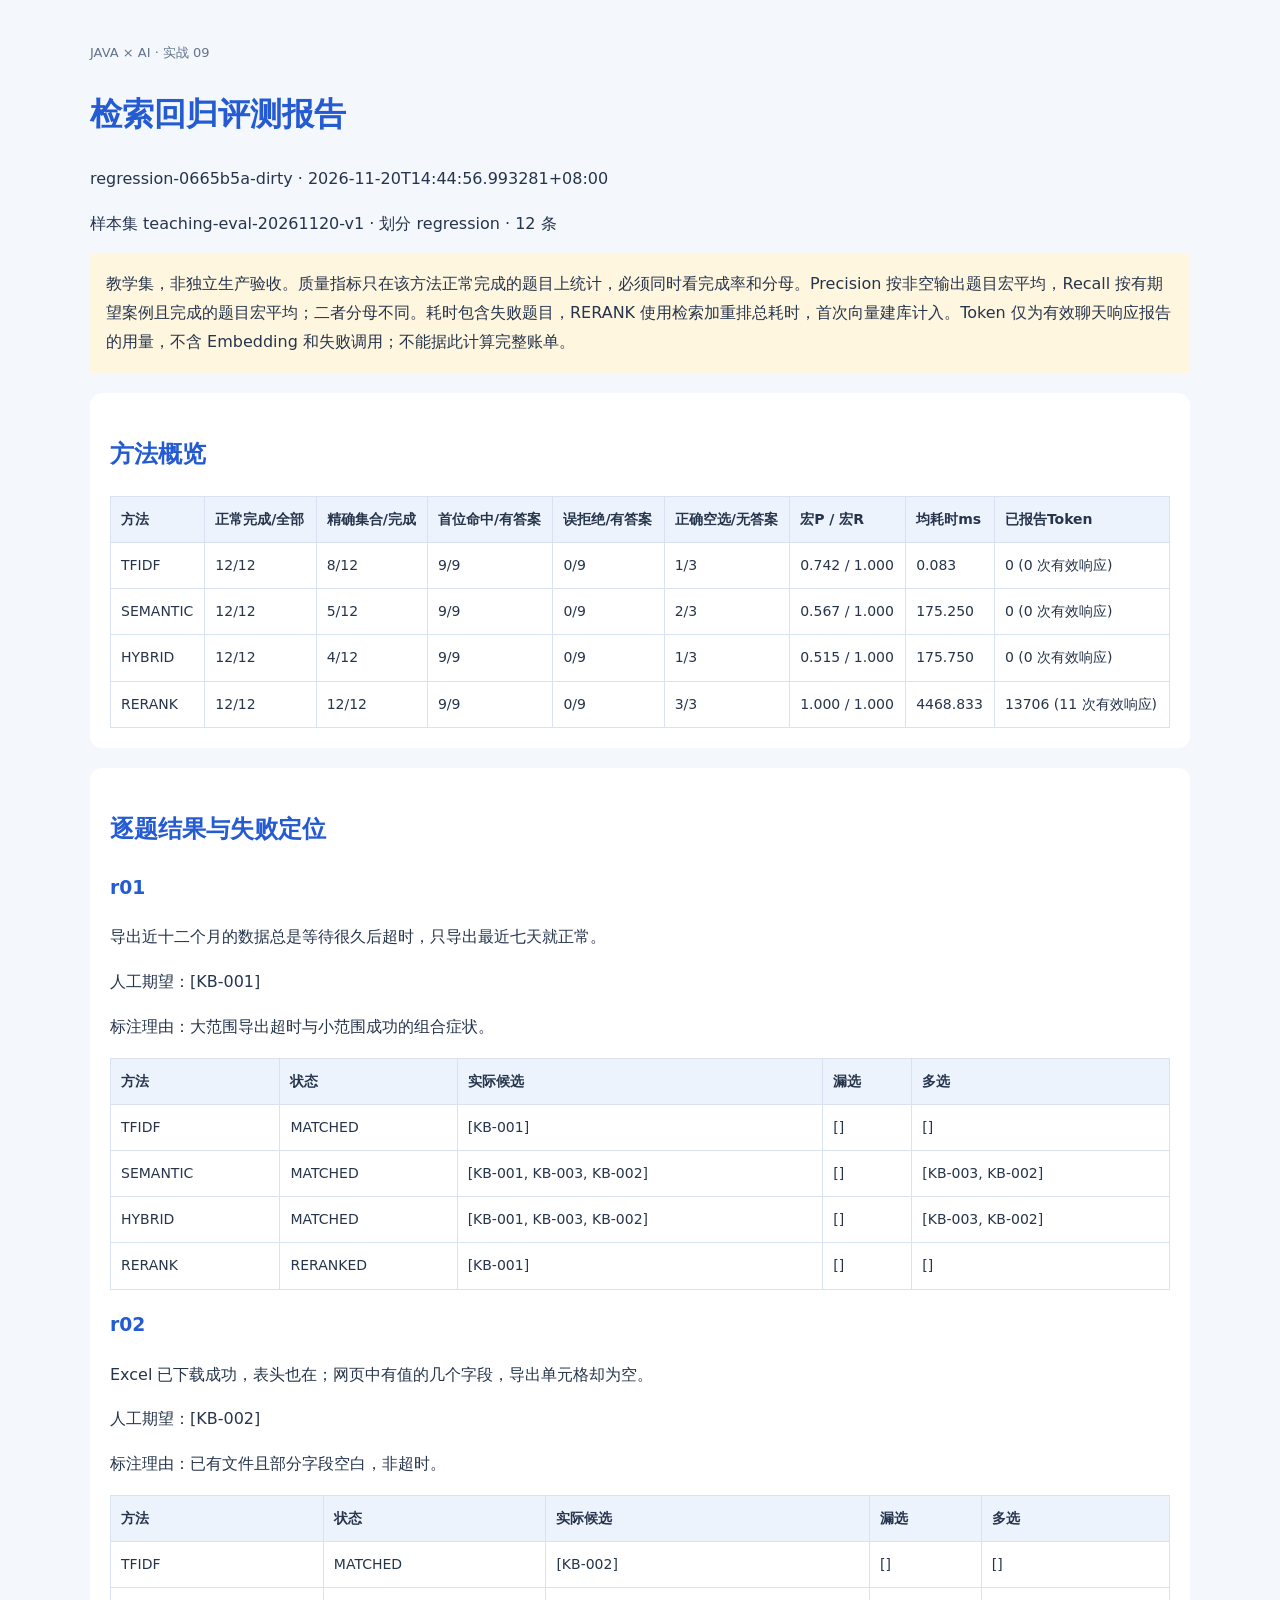
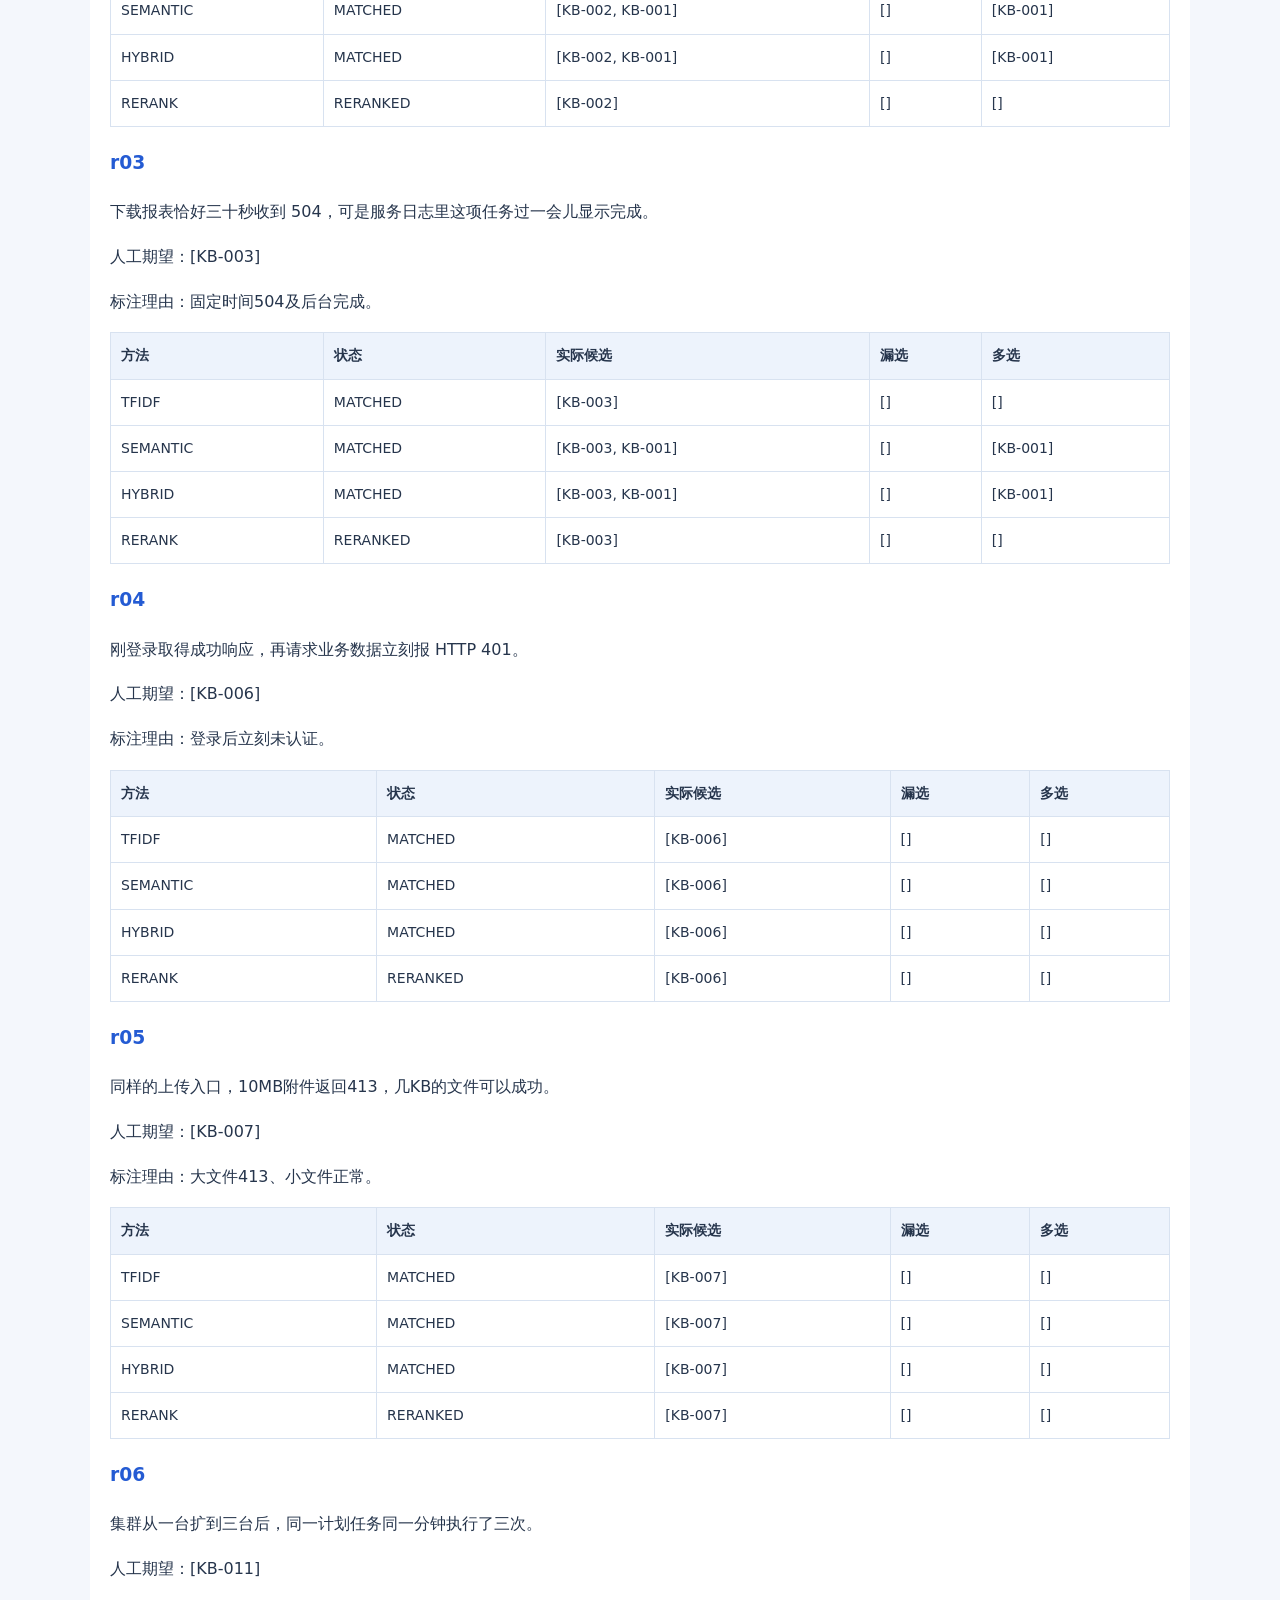
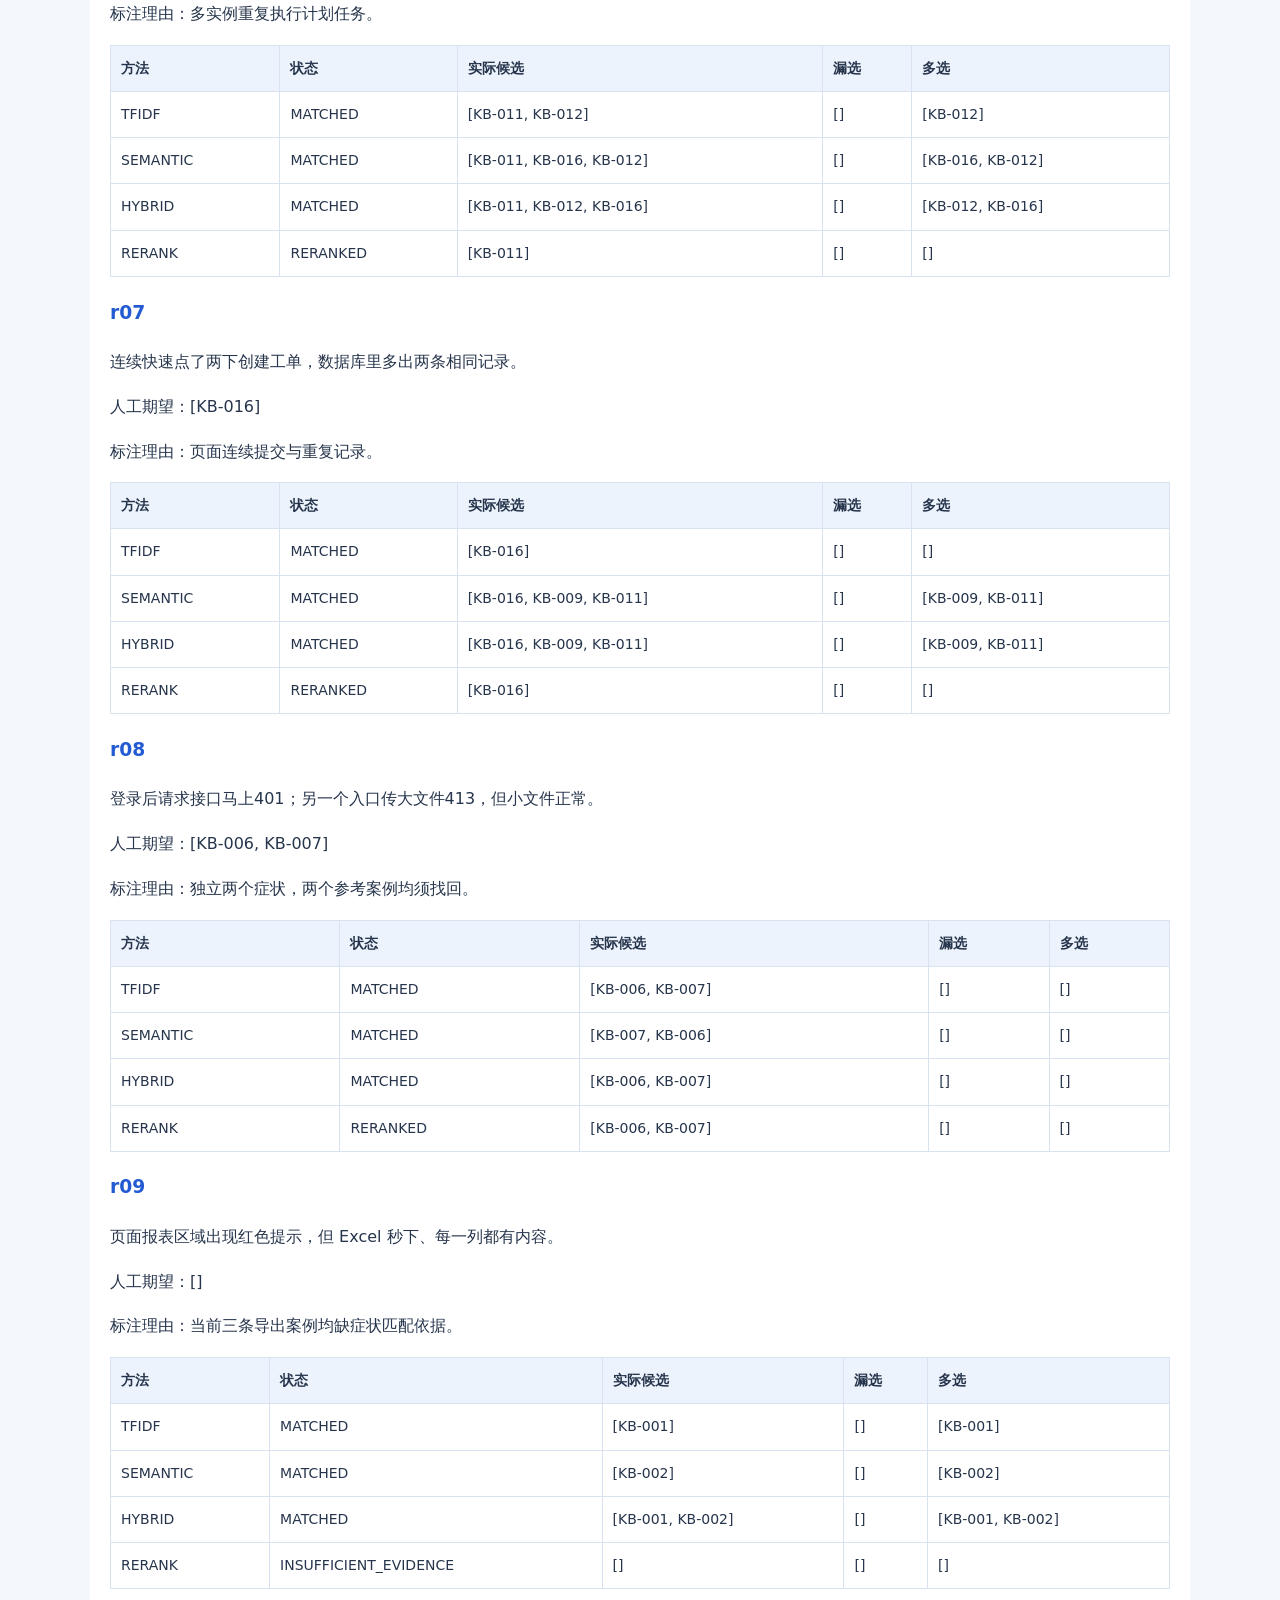
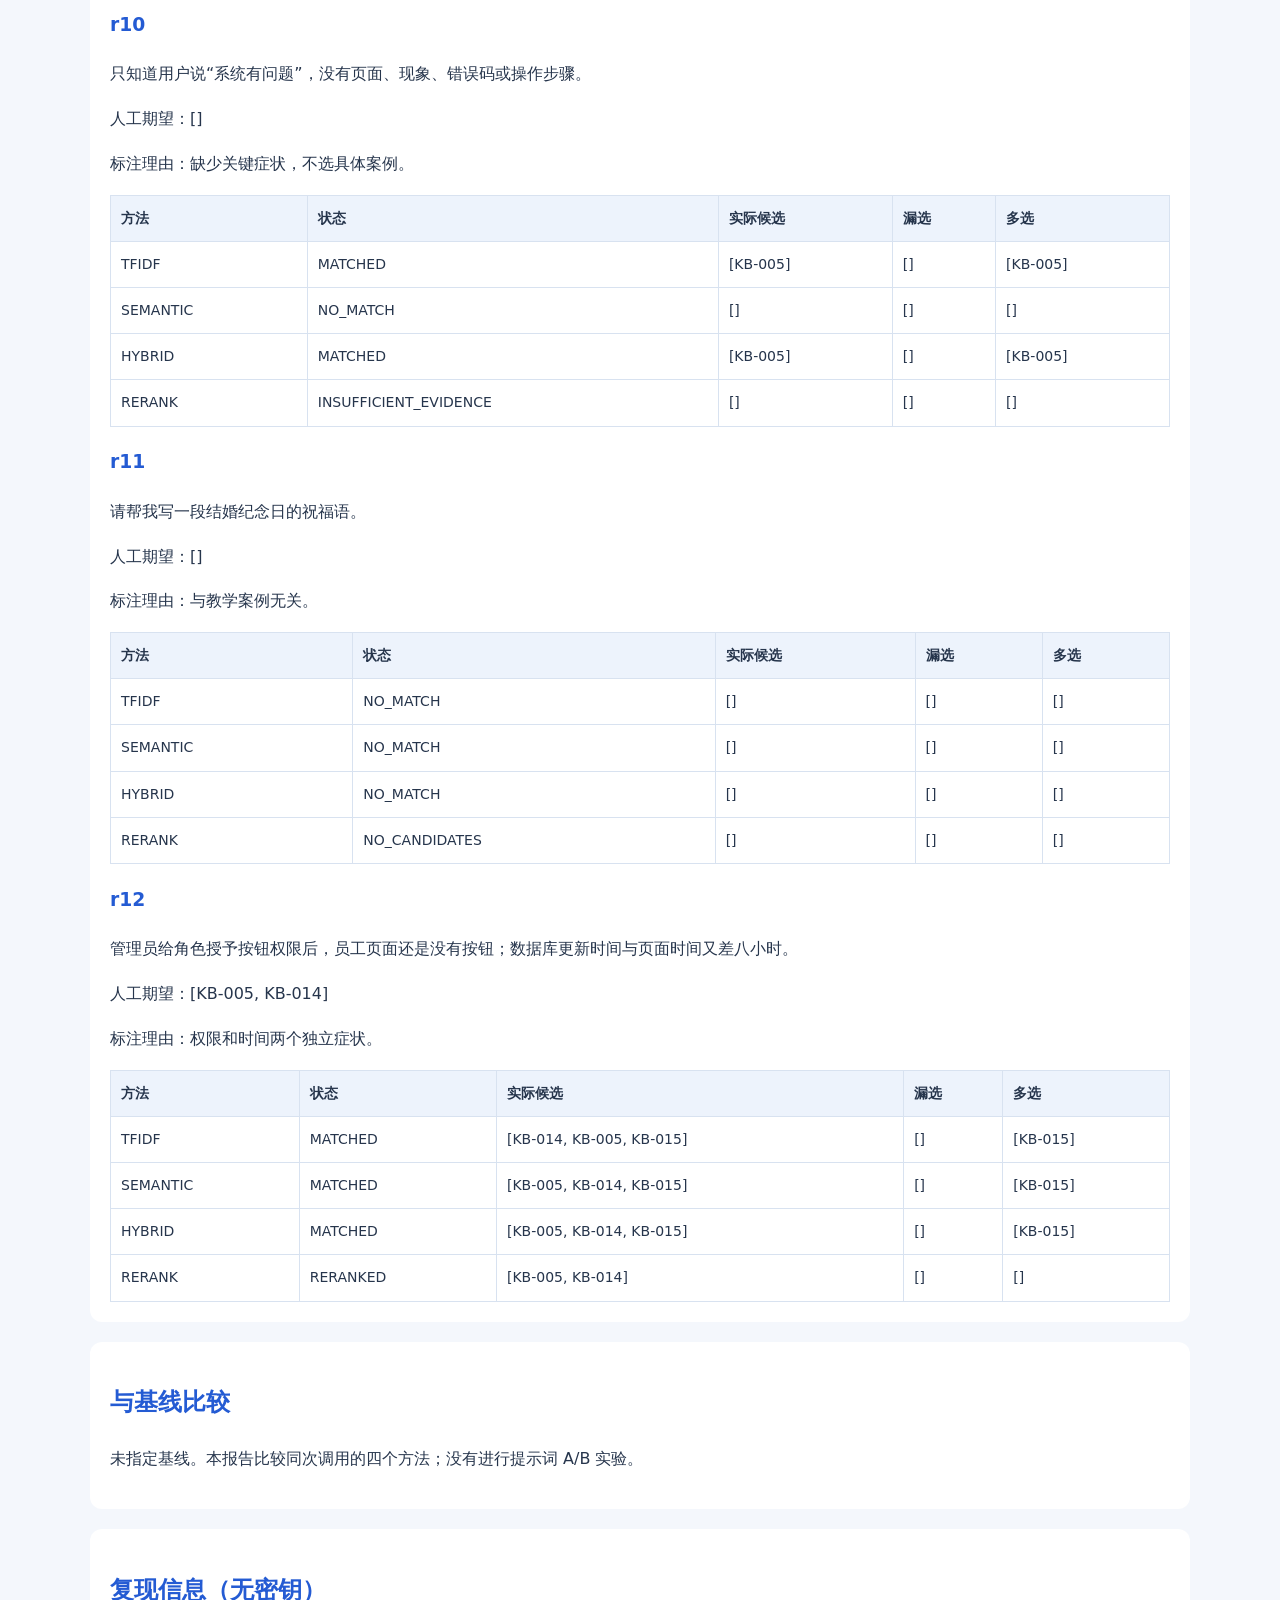
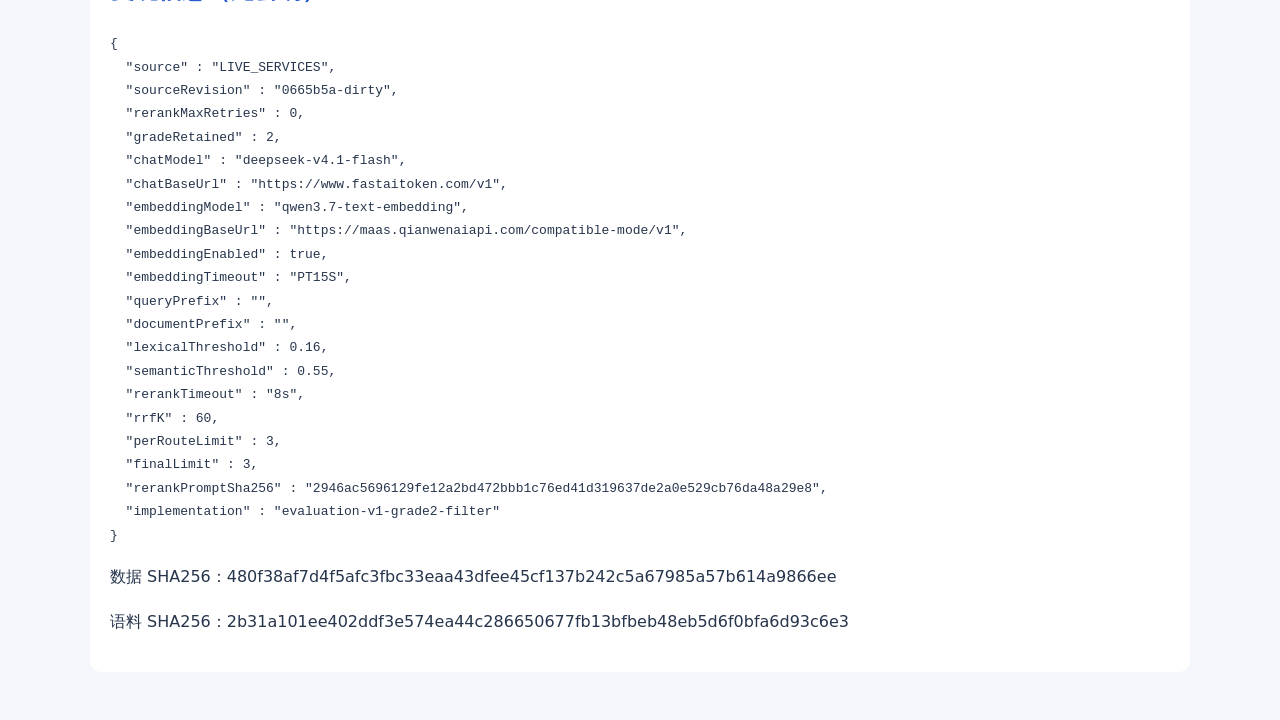
<file: docs/evaluation-20261120/report.html>
<!doctype html><html lang=zh-CN><meta charset=utf-8><meta name=viewport content=width=device-width,initial-scale=1><title>检索回归评测</title><style>body{font:16px/1.8 system-ui;color:#26354c;background:#f4f7fc;margin:0}main{max-width:1100px;margin:auto;padding:28px 18px}h1,h2,h3{color:#245bd3}section{background:white;padding:20px;border-radius:12px;margin:20px 0}table{border-collapse:collapse;width:100%;font-size:14px}th,td{border:1px solid #d8e2f0;padding:10px;text-align:left}th{background:#edf3fc}.scroll{overflow:auto}.note{background:#fff6df;padding:16px}.bad{color:#b42828}pre{white-space:pre-wrap;overflow-wrap:anywhere;font-size:13px}.badge{font-size:13px;color:#64748b}</style><main><p class=badge>JAVA × AI · 实战 09</p><h1>检索回归评测报告</h1><p>regression-0665b5a-dirty · 2026-11-20T14:44:56.993281+08:00</p><p>样本集 teaching-eval-20261120-v1 · 划分 regression · 12 条</p><p class=note>教学集，非独立生产验收。质量指标只在该方法正常完成的题目上统计，必须同时看完成率和分母。Precision 按非空输出题目宏平均，Recall 按有期望案例且完成的题目宏平均；二者分母不同。耗时包含失败题目，RERANK 使用检索加重排总耗时，首次向量建库计入。Token 仅为有效聊天响应报告的用量，不含 Embedding 和失败调用；不能据此计算完整账单。</p><section><h2>方法概览</h2><div class=scroll><table><tr><th>方法</th><th>正常完成/全部</th><th>精确集合/完成</th><th>首位命中/有答案</th><th>误拒绝/有答案</th><th>正确空选/无答案</th><th>宏P / 宏R</th><th>均耗时ms</th><th>已报告Token</th></tr><tr><td>TFIDF</td><td>12/12</td><td>8/12</td><td>9/9</td><td>0/9</td><td>1/3</td><td>0.742 / 1.000</td><td>0.083</td><td>0 (0 次有效响应)</td></tr><tr><td>SEMANTIC</td><td>12/12</td><td>5/12</td><td>9/9</td><td>0/9</td><td>2/3</td><td>0.567 / 1.000</td><td>175.250</td><td>0 (0 次有效响应)</td></tr><tr><td>HYBRID</td><td>12/12</td><td>4/12</td><td>9/9</td><td>0/9</td><td>1/3</td><td>0.515 / 1.000</td><td>175.750</td><td>0 (0 次有效响应)</td></tr><tr><td>RERANK</td><td>12/12</td><td>12/12</td><td>9/9</td><td>0/9</td><td>3/3</td><td>1.000 / 1.000</td><td>4468.833</td><td>13706 (11 次有效响应)</td></tr></table></div></section><section><h2>逐题结果与失败定位</h2><h3>r01</h3><p>导出近十二个月的数据总是等待很久后超时，只导出最近七天就正常。</p><p>人工期望：[KB-001]</p><p>标注理由：大范围导出超时与小范围成功的组合症状。</p><div class=scroll><table><tr><th>方法</th><th>状态</th><th>实际候选</th><th>漏选</th><th>多选</th></tr><tr><td>TFIDF</td><td>MATCHED</td><td>[KB-001]</td><td>[]</td><td>[]</td></tr><tr><td>SEMANTIC</td><td>MATCHED</td><td>[KB-001, KB-003, KB-002]</td><td>[]</td><td>[KB-003, KB-002]</td></tr><tr><td>HYBRID</td><td>MATCHED</td><td>[KB-001, KB-003, KB-002]</td><td>[]</td><td>[KB-003, KB-002]</td></tr><tr><td>RERANK</td><td>RERANKED</td><td>[KB-001]</td><td>[]</td><td>[]</td></tr></table></div><h3>r02</h3><p>Excel 已下载成功，表头也在；网页中有值的几个字段，导出单元格却为空。</p><p>人工期望：[KB-002]</p><p>标注理由：已有文件且部分字段空白，非超时。</p><div class=scroll><table><tr><th>方法</th><th>状态</th><th>实际候选</th><th>漏选</th><th>多选</th></tr><tr><td>TFIDF</td><td>MATCHED</td><td>[KB-002]</td><td>[]</td><td>[]</td></tr><tr><td>SEMANTIC</td><td>MATCHED</td><td>[KB-002, KB-001]</td><td>[]</td><td>[KB-001]</td></tr><tr><td>HYBRID</td><td>MATCHED</td><td>[KB-002, KB-001]</td><td>[]</td><td>[KB-001]</td></tr><tr><td>RERANK</td><td>RERANKED</td><td>[KB-002]</td><td>[]</td><td>[]</td></tr></table></div><h3>r03</h3><p>下载报表恰好三十秒收到 504，可是服务日志里这项任务过一会儿显示完成。</p><p>人工期望：[KB-003]</p><p>标注理由：固定时间504及后台完成。</p><div class=scroll><table><tr><th>方法</th><th>状态</th><th>实际候选</th><th>漏选</th><th>多选</th></tr><tr><td>TFIDF</td><td>MATCHED</td><td>[KB-003]</td><td>[]</td><td>[]</td></tr><tr><td>SEMANTIC</td><td>MATCHED</td><td>[KB-003, KB-001]</td><td>[]</td><td>[KB-001]</td></tr><tr><td>HYBRID</td><td>MATCHED</td><td>[KB-003, KB-001]</td><td>[]</td><td>[KB-001]</td></tr><tr><td>RERANK</td><td>RERANKED</td><td>[KB-003]</td><td>[]</td><td>[]</td></tr></table></div><h3>r04</h3><p>刚登录取得成功响应，再请求业务数据立刻报 HTTP 401。</p><p>人工期望：[KB-006]</p><p>标注理由：登录后立刻未认证。</p><div class=scroll><table><tr><th>方法</th><th>状态</th><th>实际候选</th><th>漏选</th><th>多选</th></tr><tr><td>TFIDF</td><td>MATCHED</td><td>[KB-006]</td><td>[]</td><td>[]</td></tr><tr><td>SEMANTIC</td><td>MATCHED</td><td>[KB-006]</td><td>[]</td><td>[]</td></tr><tr><td>HYBRID</td><td>MATCHED</td><td>[KB-006]</td><td>[]</td><td>[]</td></tr><tr><td>RERANK</td><td>RERANKED</td><td>[KB-006]</td><td>[]</td><td>[]</td></tr></table></div><h3>r05</h3><p>同样的上传入口，10MB附件返回413，几KB的文件可以成功。</p><p>人工期望：[KB-007]</p><p>标注理由：大文件413、小文件正常。</p><div class=scroll><table><tr><th>方法</th><th>状态</th><th>实际候选</th><th>漏选</th><th>多选</th></tr><tr><td>TFIDF</td><td>MATCHED</td><td>[KB-007]</td><td>[]</td><td>[]</td></tr><tr><td>SEMANTIC</td><td>MATCHED</td><td>[KB-007]</td><td>[]</td><td>[]</td></tr><tr><td>HYBRID</td><td>MATCHED</td><td>[KB-007]</td><td>[]</td><td>[]</td></tr><tr><td>RERANK</td><td>RERANKED</td><td>[KB-007]</td><td>[]</td><td>[]</td></tr></table></div><h3>r06</h3><p>集群从一台扩到三台后，同一计划任务同一分钟执行了三次。</p><p>人工期望：[KB-011]</p><p>标注理由：多实例重复执行计划任务。</p><div class=scroll><table><tr><th>方法</th><th>状态</th><th>实际候选</th><th>漏选</th><th>多选</th></tr><tr><td>TFIDF</td><td>MATCHED</td><td>[KB-011, KB-012]</td><td>[]</td><td>[KB-012]</td></tr><tr><td>SEMANTIC</td><td>MATCHED</td><td>[KB-011, KB-016, KB-012]</td><td>[]</td><td>[KB-016, KB-012]</td></tr><tr><td>HYBRID</td><td>MATCHED</td><td>[KB-011, KB-012, KB-016]</td><td>[]</td><td>[KB-012, KB-016]</td></tr><tr><td>RERANK</td><td>RERANKED</td><td>[KB-011]</td><td>[]</td><td>[]</td></tr></table></div><h3>r07</h3><p>连续快速点了两下创建工单，数据库里多出两条相同记录。</p><p>人工期望：[KB-016]</p><p>标注理由：页面连续提交与重复记录。</p><div class=scroll><table><tr><th>方法</th><th>状态</th><th>实际候选</th><th>漏选</th><th>多选</th></tr><tr><td>TFIDF</td><td>MATCHED</td><td>[KB-016]</td><td>[]</td><td>[]</td></tr><tr><td>SEMANTIC</td><td>MATCHED</td><td>[KB-016, KB-009, KB-011]</td><td>[]</td><td>[KB-009, KB-011]</td></tr><tr><td>HYBRID</td><td>MATCHED</td><td>[KB-016, KB-009, KB-011]</td><td>[]</td><td>[KB-009, KB-011]</td></tr><tr><td>RERANK</td><td>RERANKED</td><td>[KB-016]</td><td>[]</td><td>[]</td></tr></table></div><h3>r08</h3><p>登录后请求接口马上401；另一个入口传大文件413，但小文件正常。</p><p>人工期望：[KB-006, KB-007]</p><p>标注理由：独立两个症状，两个参考案例均须找回。</p><div class=scroll><table><tr><th>方法</th><th>状态</th><th>实际候选</th><th>漏选</th><th>多选</th></tr><tr><td>TFIDF</td><td>MATCHED</td><td>[KB-006, KB-007]</td><td>[]</td><td>[]</td></tr><tr><td>SEMANTIC</td><td>MATCHED</td><td>[KB-007, KB-006]</td><td>[]</td><td>[]</td></tr><tr><td>HYBRID</td><td>MATCHED</td><td>[KB-006, KB-007]</td><td>[]</td><td>[]</td></tr><tr><td>RERANK</td><td>RERANKED</td><td>[KB-006, KB-007]</td><td>[]</td><td>[]</td></tr></table></div><h3>r09</h3><p>页面报表区域出现红色提示，但 Excel 秒下、每一列都有内容。</p><p>人工期望：[]</p><p>标注理由：当前三条导出案例均缺症状匹配依据。</p><div class=scroll><table><tr><th>方法</th><th>状态</th><th>实际候选</th><th>漏选</th><th>多选</th></tr><tr><td>TFIDF</td><td>MATCHED</td><td>[KB-001]</td><td>[]</td><td>[KB-001]</td></tr><tr><td>SEMANTIC</td><td>MATCHED</td><td>[KB-002]</td><td>[]</td><td>[KB-002]</td></tr><tr><td>HYBRID</td><td>MATCHED</td><td>[KB-001, KB-002]</td><td>[]</td><td>[KB-001, KB-002]</td></tr><tr><td>RERANK</td><td>INSUFFICIENT_EVIDENCE</td><td>[]</td><td>[]</td><td>[]</td></tr></table></div><h3>r10</h3><p>只知道用户说“系统有问题”，没有页面、现象、错误码或操作步骤。</p><p>人工期望：[]</p><p>标注理由：缺少关键症状，不选具体案例。</p><div class=scroll><table><tr><th>方法</th><th>状态</th><th>实际候选</th><th>漏选</th><th>多选</th></tr><tr><td>TFIDF</td><td>MATCHED</td><td>[KB-005]</td><td>[]</td><td>[KB-005]</td></tr><tr><td>SEMANTIC</td><td>NO_MATCH</td><td>[]</td><td>[]</td><td>[]</td></tr><tr><td>HYBRID</td><td>MATCHED</td><td>[KB-005]</td><td>[]</td><td>[KB-005]</td></tr><tr><td>RERANK</td><td>INSUFFICIENT_EVIDENCE</td><td>[]</td><td>[]</td><td>[]</td></tr></table></div><h3>r11</h3><p>请帮我写一段结婚纪念日的祝福语。</p><p>人工期望：[]</p><p>标注理由：与教学案例无关。</p><div class=scroll><table><tr><th>方法</th><th>状态</th><th>实际候选</th><th>漏选</th><th>多选</th></tr><tr><td>TFIDF</td><td>NO_MATCH</td><td>[]</td><td>[]</td><td>[]</td></tr><tr><td>SEMANTIC</td><td>NO_MATCH</td><td>[]</td><td>[]</td><td>[]</td></tr><tr><td>HYBRID</td><td>NO_MATCH</td><td>[]</td><td>[]</td><td>[]</td></tr><tr><td>RERANK</td><td>NO_CANDIDATES</td><td>[]</td><td>[]</td><td>[]</td></tr></table></div><h3>r12</h3><p>管理员给角色授予按钮权限后，员工页面还是没有按钮；数据库更新时间与页面时间又差八小时。</p><p>人工期望：[KB-005, KB-014]</p><p>标注理由：权限和时间两个独立症状。</p><div class=scroll><table><tr><th>方法</th><th>状态</th><th>实际候选</th><th>漏选</th><th>多选</th></tr><tr><td>TFIDF</td><td>MATCHED</td><td>[KB-014, KB-005, KB-015]</td><td>[]</td><td>[KB-015]</td></tr><tr><td>SEMANTIC</td><td>MATCHED</td><td>[KB-005, KB-014, KB-015]</td><td>[]</td><td>[KB-015]</td></tr><tr><td>HYBRID</td><td>MATCHED</td><td>[KB-005, KB-014, KB-015]</td><td>[]</td><td>[KB-015]</td></tr><tr><td>RERANK</td><td>RERANKED</td><td>[KB-005, KB-014]</td><td>[]</td><td>[]</td></tr></table></div></section><section><h2>与基线比较</h2><p>未指定基线。本报告比较同次调用的四个方法；没有进行提示词 A/B 实验。</p></section><section><h2>复现信息（无密钥）</h2><pre>{
  &quot;source&quot; : &quot;LIVE_SERVICES&quot;,
  &quot;sourceRevision&quot; : &quot;0665b5a-dirty&quot;,
  &quot;rerankMaxRetries&quot; : 0,
  &quot;gradeRetained&quot; : 2,
  &quot;chatModel&quot; : &quot;deepseek-v4.1-flash&quot;,
  &quot;chatBaseUrl&quot; : &quot;https://www.fastaitoken.com/v1&quot;,
  &quot;embeddingModel&quot; : &quot;qwen3.7-text-embedding&quot;,
  &quot;embeddingBaseUrl&quot; : &quot;https://maas.qianwenaiapi.com/compatible-mode/v1&quot;,
  &quot;embeddingEnabled&quot; : true,
  &quot;embeddingTimeout&quot; : &quot;PT15S&quot;,
  &quot;queryPrefix&quot; : &quot;&quot;,
  &quot;documentPrefix&quot; : &quot;&quot;,
  &quot;lexicalThreshold&quot; : 0.16,
  &quot;semanticThreshold&quot; : 0.55,
  &quot;rerankTimeout&quot; : &quot;8s&quot;,
  &quot;rrfK&quot; : 60,
  &quot;perRouteLimit&quot; : 3,
  &quot;finalLimit&quot; : 3,
  &quot;rerankPromptSha256&quot; : &quot;2946ac5696129fe12a2bd472bbb1c76ed41d319637de2a0e529cb76da48a29e8&quot;,
  &quot;implementation&quot; : &quot;evaluation-v1-grade2-filter&quot;
}</pre><p>数据 SHA256：480f38af7d4f5afc3fbc33eaa43dfee45cf137b242c5a67985a57b614a9866ee</p><p>语料 SHA256：2b31a101ee402ddf3e574ea44c286650677fb13bfbeb48eb5d6f0bfa6d93c6e3</p></section></main></html>
</file>
